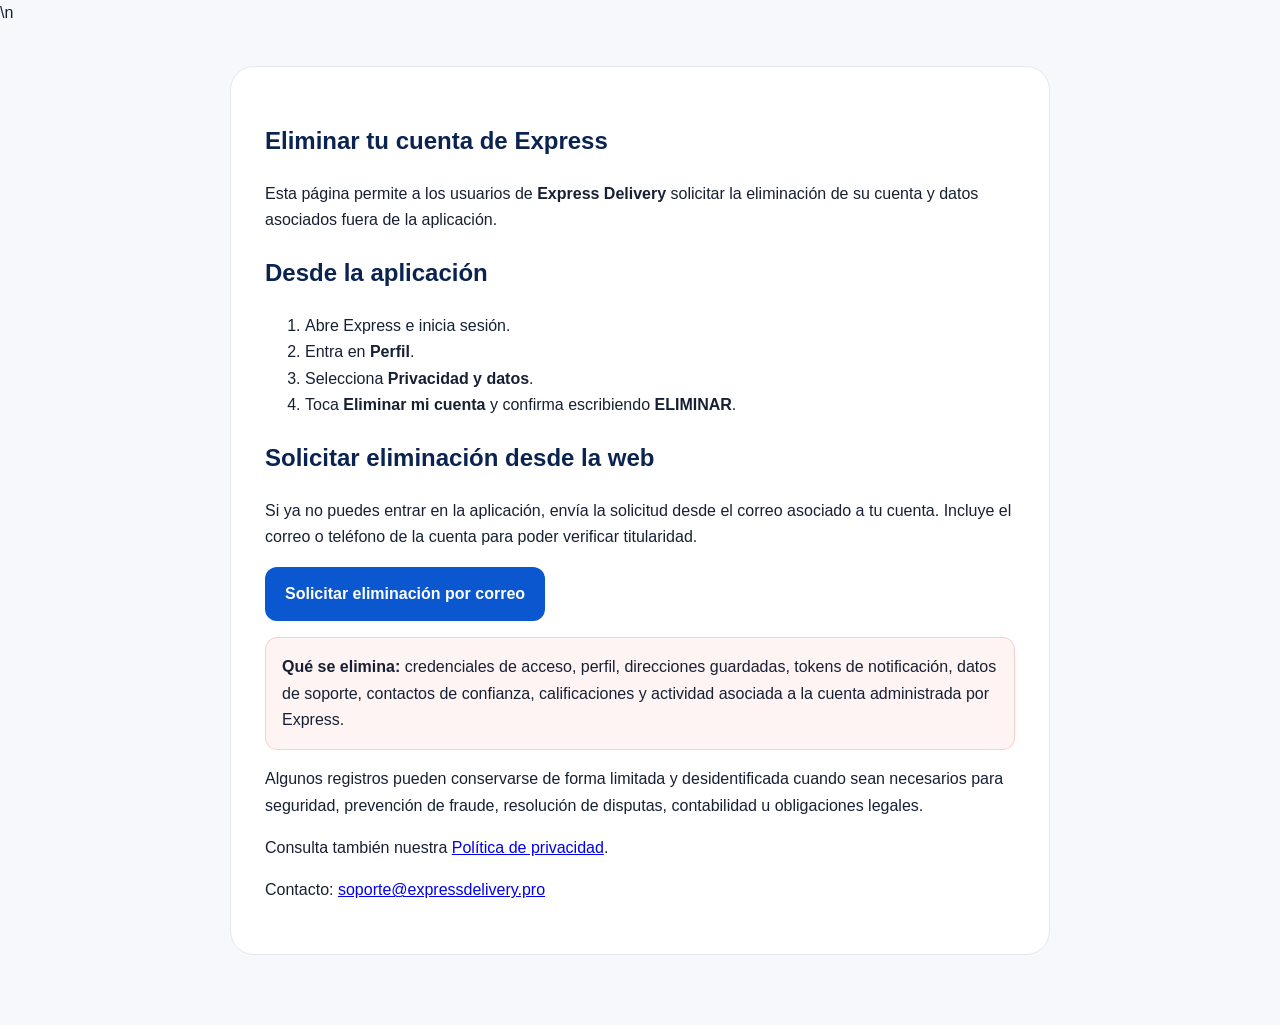
<file: eliminar-cuenta.html>
<!doctype html>
<html lang="es">
<head>
  <meta charset="utf-8">
  <meta name="viewport" content="width=device-width,initial-scale=1">
  <title>Eliminar cuenta · Express</title>
  <meta name="description" content="Solicita la eliminación de tu cuenta de Express.">\n  <link rel="canonical" href="https://trinidad.expressdelivery.pro/eliminar-cuenta.html">
  <style>
    body{margin:0;background:#f6f8fc;color:#172033;font-family:Arial,sans-serif;line-height:1.65}
    main{max-width:820px;margin:auto;padding:40px 22px 70px}
    article{background:#fff;border:1px solid #e4e9f1;border-radius:24px;padding:34px}
    h1,h2{color:#0a2351} a.button{display:inline-block;background:#0b57d0;color:#fff;text-decoration:none;padding:14px 20px;border-radius:12px;font-weight:700}
    .danger{background:#fff4f4;border:1px solid #ffcaca;padding:16px;border-radius:12px}
  </style>
</head>
<body>
<main><article>
  <h1>Eliminar tu cuenta de Express</h1>
  <p>Esta página permite a los usuarios de <strong>Express Delivery</strong> solicitar la eliminación de su cuenta y datos asociados fuera de la aplicación.</p>

  <h2>Desde la aplicación</h2>
  <ol>
    <li>Abre Express e inicia sesión.</li>
    <li>Entra en <strong>Perfil</strong>.</li>
    <li>Selecciona <strong>Privacidad y datos</strong>.</li>
    <li>Toca <strong>Eliminar mi cuenta</strong> y confirma escribiendo <strong>ELIMINAR</strong>.</li>
  </ol>

  <h2>Solicitar eliminación desde la web</h2>
  <p>Si ya no puedes entrar en la aplicación, envía la solicitud desde el correo asociado a tu cuenta. Incluye el correo o teléfono de la cuenta para poder verificar titularidad.</p>
  <p><a class="button" href="mailto:soporte@expressdelivery.pro?subject=Solicitud%20de%20eliminaci%C3%B3n%20de%20cuenta%20Express&body=Solicito%20eliminar%20mi%20cuenta%20de%20Express.%0A%0ACorreo%20de%20la%20cuenta%3A%20%0ATel%C3%A9fono%20(opcional)%3A%20">Solicitar eliminación por correo</a></p>

  <div class="danger">
    <strong>Qué se elimina:</strong> credenciales de acceso, perfil, direcciones guardadas, tokens de notificación, datos de soporte, contactos de confianza, calificaciones y actividad asociada a la cuenta administrada por Express.
  </div>
  <p>Algunos registros pueden conservarse de forma limitada y desidentificada cuando sean necesarios para seguridad, prevención de fraude, resolución de disputas, contabilidad u obligaciones legales.</p>

  <p>Consulta también nuestra <a href="/privacidad/">Política de privacidad</a>.</p>
  <p>Contacto: <a href="mailto:soporte@expressdelivery.pro">soporte@expressdelivery.pro</a></p>
</article></main>
</body>
</html>
</file>
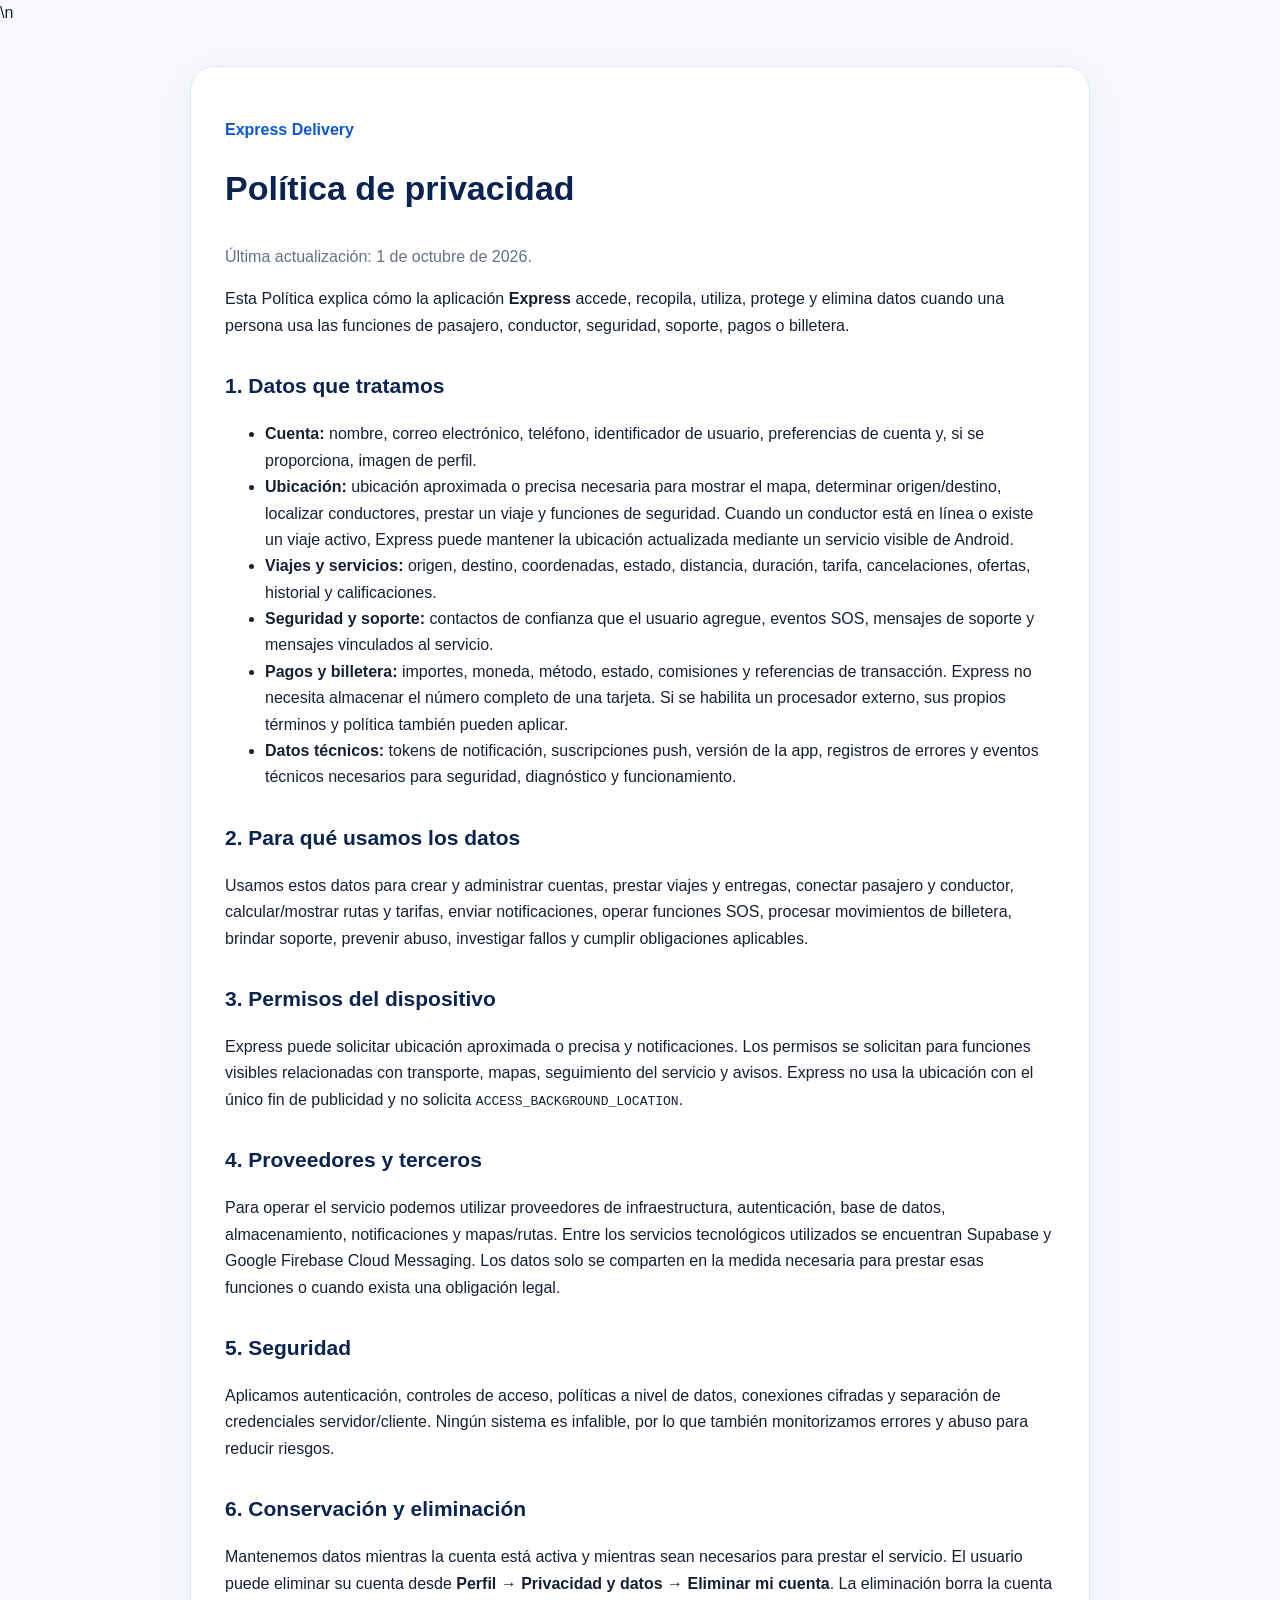
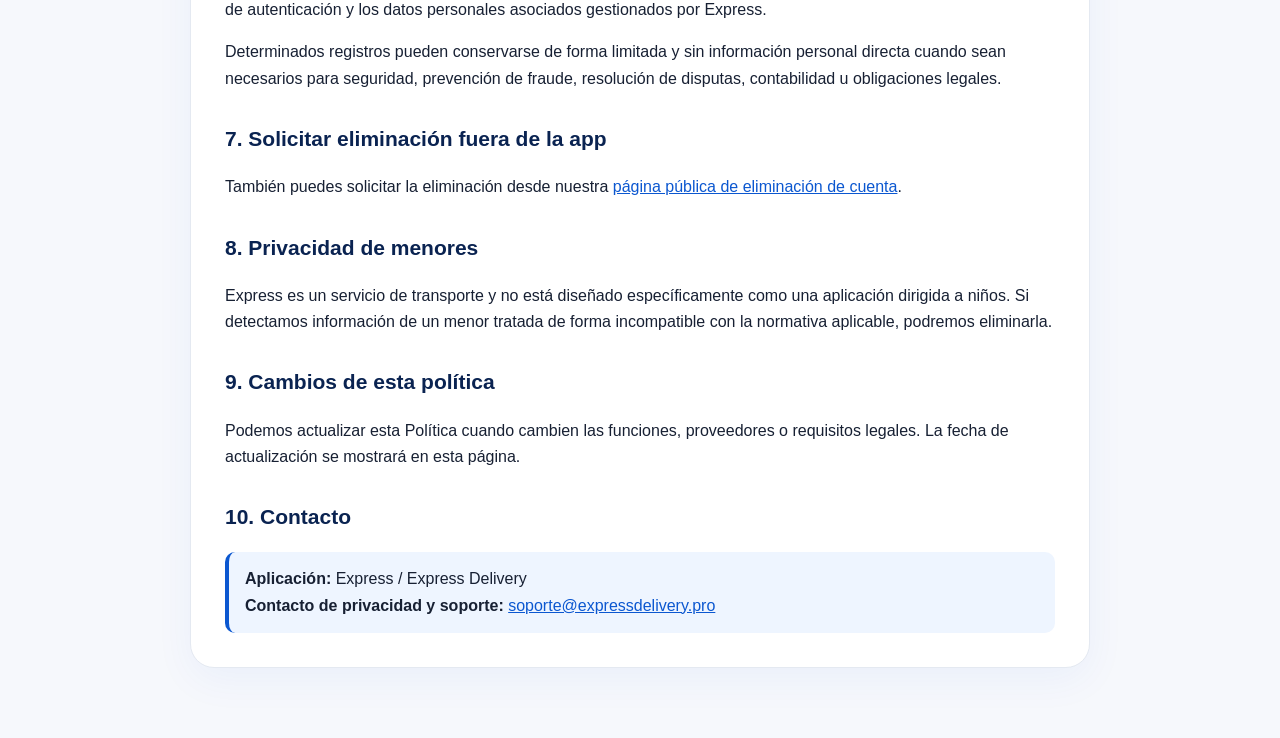
<file: privacidad.html>
<!doctype html>
<html lang="es">
<head>
  <meta charset="utf-8">
  <meta name="viewport" content="width=device-width,initial-scale=1">
  <title>Política de privacidad · Express</title>
  <meta name="description" content="Política de privacidad de la aplicación Express.">\n  <link rel="canonical" href="https://trinidad.expressdelivery.pro/privacidad.html">
  <style>
    body{margin:0;background:#f6f8fc;color:#172033;font-family:Arial,sans-serif;line-height:1.65}
    main{max-width:900px;margin:auto;padding:40px 22px 70px}
    article{background:#fff;border:1px solid #e4e9f1;border-radius:24px;padding:34px;box-shadow:0 12px 40px #0b57d00d}
    h1,h2{color:#0a2351} h1{font-size:34px;margin-top:0} h2{margin-top:30px;font-size:21px}
    a{color:#0b57d0} .muted{color:#667085}.brand{font-weight:800;color:#0b57d0}
    .callout{background:#eef5ff;border-left:4px solid #0b57d0;padding:14px 16px;border-radius:10px}
  </style>
</head>
<body>
<main>
<article>
  <p class="brand">Express Delivery</p>
  <h1>Política de privacidad</h1>
  <p class="muted">Última actualización: 1 de octubre de 2026.</p>
  <p>Esta Política explica cómo la aplicación <strong>Express</strong> accede, recopila, utiliza, protege y elimina datos cuando una persona usa las funciones de pasajero, conductor, seguridad, soporte, pagos o billetera.</p>

  <h2>1. Datos que tratamos</h2>
  <ul>
    <li><strong>Cuenta:</strong> nombre, correo electrónico, teléfono, identificador de usuario, preferencias de cuenta y, si se proporciona, imagen de perfil.</li>
    <li><strong>Ubicación:</strong> ubicación aproximada o precisa necesaria para mostrar el mapa, determinar origen/destino, localizar conductores, prestar un viaje y funciones de seguridad. Cuando un conductor está en línea o existe un viaje activo, Express puede mantener la ubicación actualizada mediante un servicio visible de Android.</li>
    <li><strong>Viajes y servicios:</strong> origen, destino, coordenadas, estado, distancia, duración, tarifa, cancelaciones, ofertas, historial y calificaciones.</li>
    <li><strong>Seguridad y soporte:</strong> contactos de confianza que el usuario agregue, eventos SOS, mensajes de soporte y mensajes vinculados al servicio.</li>
    <li><strong>Pagos y billetera:</strong> importes, moneda, método, estado, comisiones y referencias de transacción. Express no necesita almacenar el número completo de una tarjeta. Si se habilita un procesador externo, sus propios términos y política también pueden aplicar.</li>
    <li><strong>Datos técnicos:</strong> tokens de notificación, suscripciones push, versión de la app, registros de errores y eventos técnicos necesarios para seguridad, diagnóstico y funcionamiento.</li>
  </ul>

  <h2>2. Para qué usamos los datos</h2>
  <p>Usamos estos datos para crear y administrar cuentas, prestar viajes y entregas, conectar pasajero y conductor, calcular/mostrar rutas y tarifas, enviar notificaciones, operar funciones SOS, procesar movimientos de billetera, brindar soporte, prevenir abuso, investigar fallos y cumplir obligaciones aplicables.</p>

  <h2>3. Permisos del dispositivo</h2>
  <p>Express puede solicitar ubicación aproximada o precisa y notificaciones. Los permisos se solicitan para funciones visibles relacionadas con transporte, mapas, seguimiento del servicio y avisos. Express no usa la ubicación con el único fin de publicidad y no solicita <code>ACCESS_BACKGROUND_LOCATION</code>.</p>

  <h2>4. Proveedores y terceros</h2>
  <p>Para operar el servicio podemos utilizar proveedores de infraestructura, autenticación, base de datos, almacenamiento, notificaciones y mapas/rutas. Entre los servicios tecnológicos utilizados se encuentran Supabase y Google Firebase Cloud Messaging. Los datos solo se comparten en la medida necesaria para prestar esas funciones o cuando exista una obligación legal.</p>

  <h2>5. Seguridad</h2>
  <p>Aplicamos autenticación, controles de acceso, políticas a nivel de datos, conexiones cifradas y separación de credenciales servidor/cliente. Ningún sistema es infalible, por lo que también monitorizamos errores y abuso para reducir riesgos.</p>

  <h2>6. Conservación y eliminación</h2>
  <p>Mantenemos datos mientras la cuenta está activa y mientras sean necesarios para prestar el servicio. El usuario puede eliminar su cuenta desde <strong>Perfil → Privacidad y datos → Eliminar mi cuenta</strong>. La eliminación borra la cuenta de autenticación y los datos personales asociados gestionados por Express.</p>
  <p>Determinados registros pueden conservarse de forma limitada y sin información personal directa cuando sean necesarios para seguridad, prevención de fraude, resolución de disputas, contabilidad u obligaciones legales.</p>

  <h2>7. Solicitar eliminación fuera de la app</h2>
  <p>También puedes solicitar la eliminación desde nuestra <a href="/eliminar-cuenta/">página pública de eliminación de cuenta</a>.</p>

  <h2>8. Privacidad de menores</h2>
  <p>Express es un servicio de transporte y no está diseñado específicamente como una aplicación dirigida a niños. Si detectamos información de un menor tratada de forma incompatible con la normativa aplicable, podremos eliminarla.</p>

  <h2>9. Cambios de esta política</h2>
  <p>Podemos actualizar esta Política cuando cambien las funciones, proveedores o requisitos legales. La fecha de actualización se mostrará en esta página.</p>

  <h2>10. Contacto</h2>
  <div class="callout">
    <strong>Aplicación:</strong> Express / Express Delivery<br>
    <strong>Contacto de privacidad y soporte:</strong>
    <a href="mailto:soporte@expressdelivery.pro">soporte@expressdelivery.pro</a>
  </div>
</article>
</main>
</body>
</html>
</file>
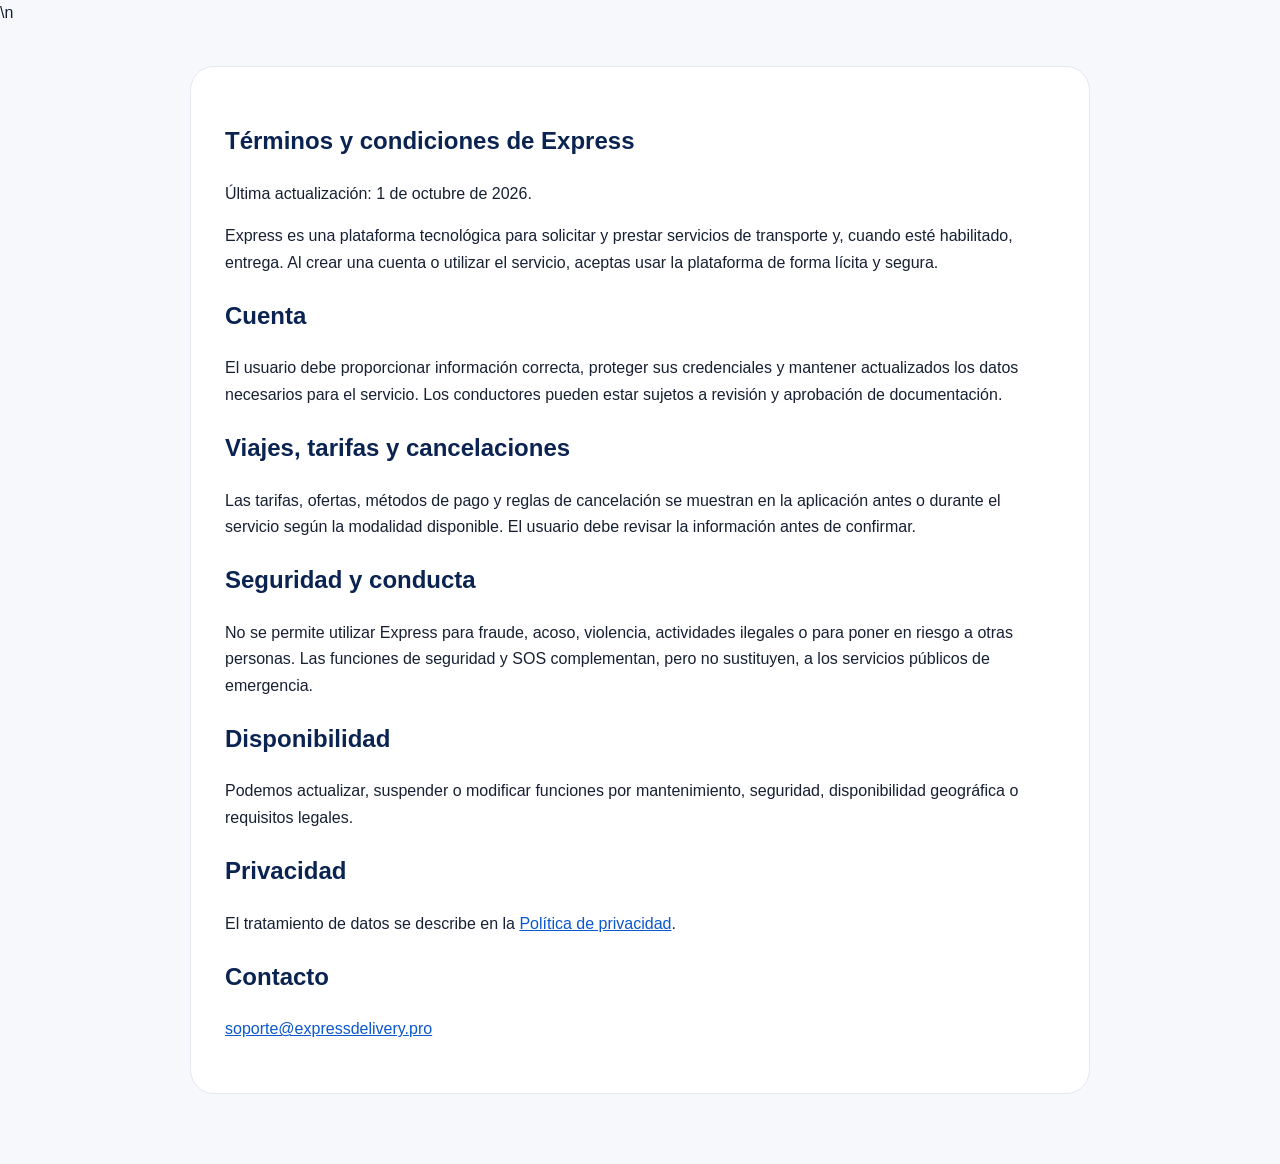
<file: terminos.html>
<!doctype html>
<html lang="es">
<head>
  <meta charset="utf-8"><meta name="viewport" content="width=device-width,initial-scale=1">
  <title>Términos y condiciones · Express</title>\n  <link rel="canonical" href="https://trinidad.expressdelivery.pro/terminos.html">
  <style>body{margin:0;background:#f6f8fc;color:#172033;font-family:Arial,sans-serif;line-height:1.65}main{max-width:900px;margin:auto;padding:40px 22px 70px}article{background:#fff;border:1px solid #e4e9f1;border-radius:24px;padding:34px}h1,h2{color:#0a2351}a{color:#0b57d0}</style>
</head>
<body><main><article>
<h1>Términos y condiciones de Express</h1>
<p>Última actualización: 1 de octubre de 2026.</p>
<p>Express es una plataforma tecnológica para solicitar y prestar servicios de transporte y, cuando esté habilitado, entrega. Al crear una cuenta o utilizar el servicio, aceptas usar la plataforma de forma lícita y segura.</p>
<h2>Cuenta</h2><p>El usuario debe proporcionar información correcta, proteger sus credenciales y mantener actualizados los datos necesarios para el servicio. Los conductores pueden estar sujetos a revisión y aprobación de documentación.</p>
<h2>Viajes, tarifas y cancelaciones</h2><p>Las tarifas, ofertas, métodos de pago y reglas de cancelación se muestran en la aplicación antes o durante el servicio según la modalidad disponible. El usuario debe revisar la información antes de confirmar.</p>
<h2>Seguridad y conducta</h2><p>No se permite utilizar Express para fraude, acoso, violencia, actividades ilegales o para poner en riesgo a otras personas. Las funciones de seguridad y SOS complementan, pero no sustituyen, a los servicios públicos de emergencia.</p>
<h2>Disponibilidad</h2><p>Podemos actualizar, suspender o modificar funciones por mantenimiento, seguridad, disponibilidad geográfica o requisitos legales.</p>
<h2>Privacidad</h2><p>El tratamiento de datos se describe en la <a href="/privacidad/">Política de privacidad</a>.</p>
<h2>Contacto</h2><p><a href="mailto:soporte@expressdelivery.pro">soporte@expressdelivery.pro</a></p>
</article></main></body>
</html>
</file>
